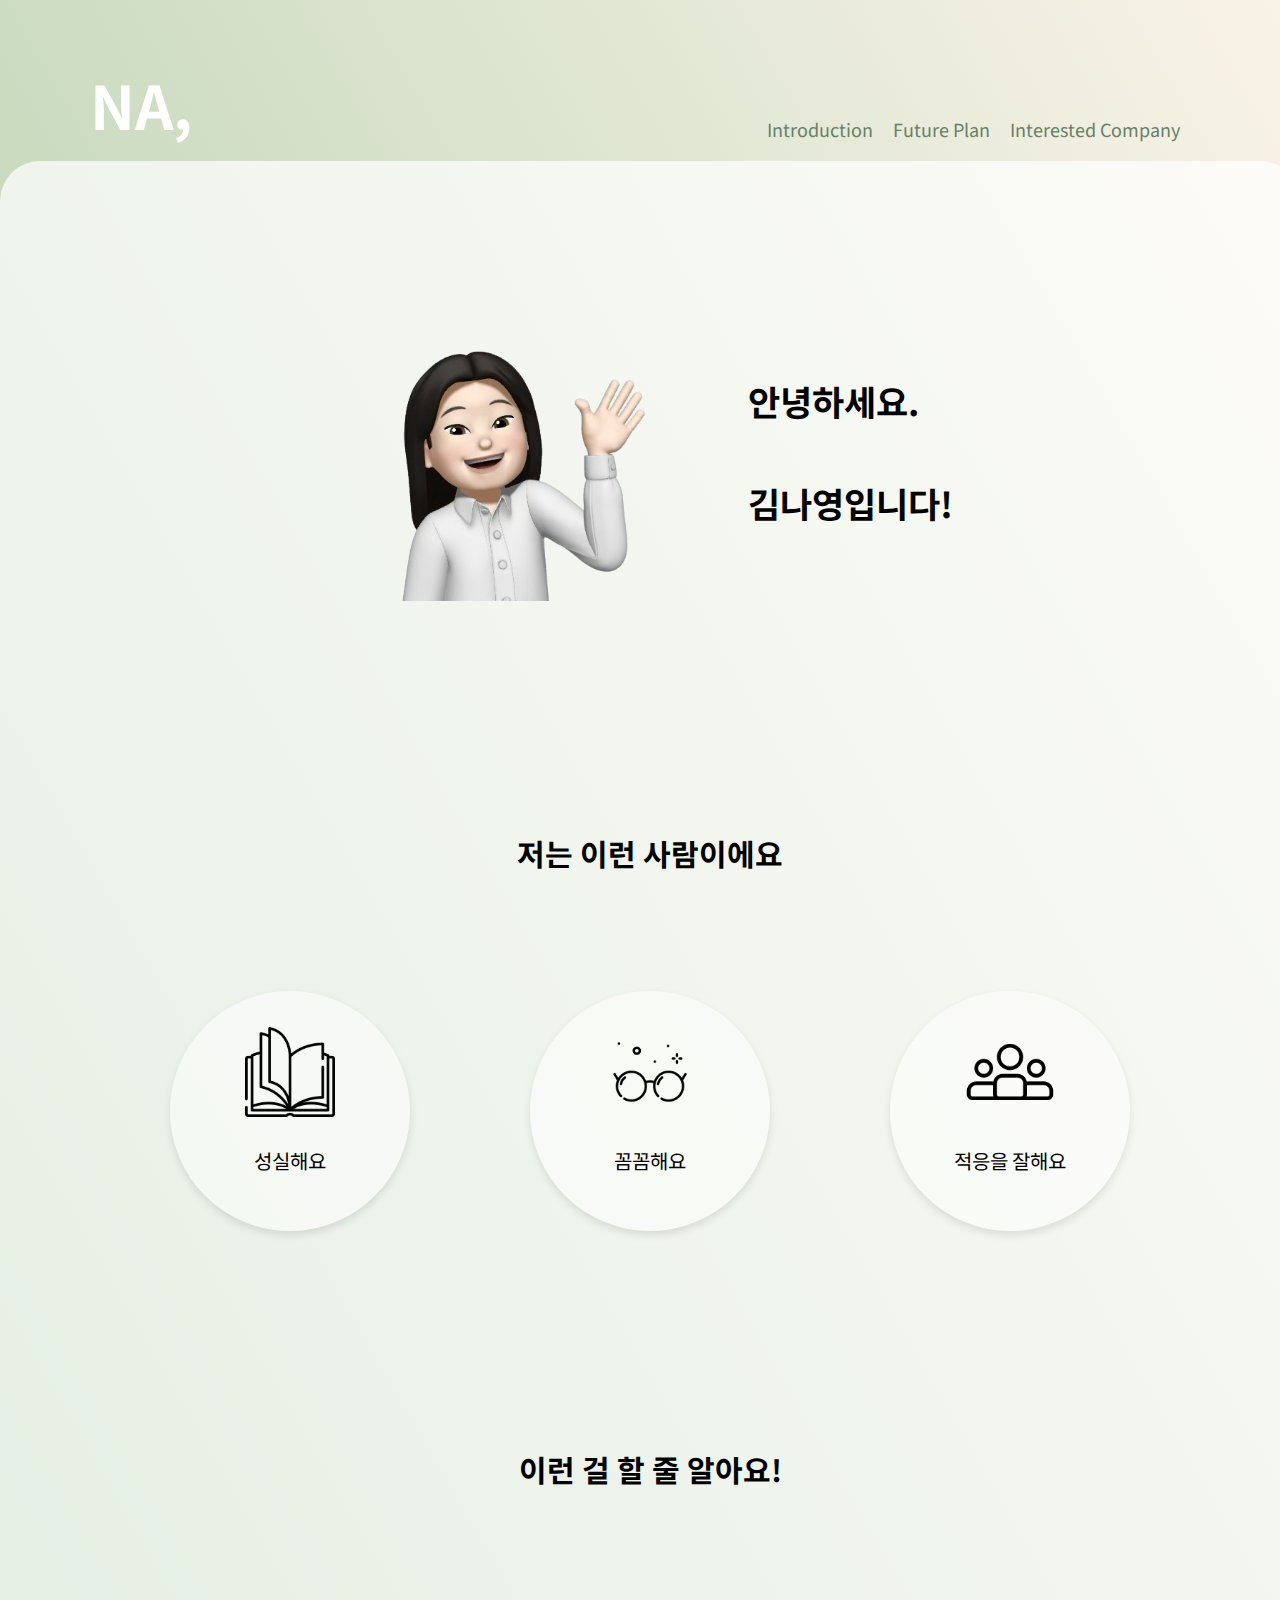
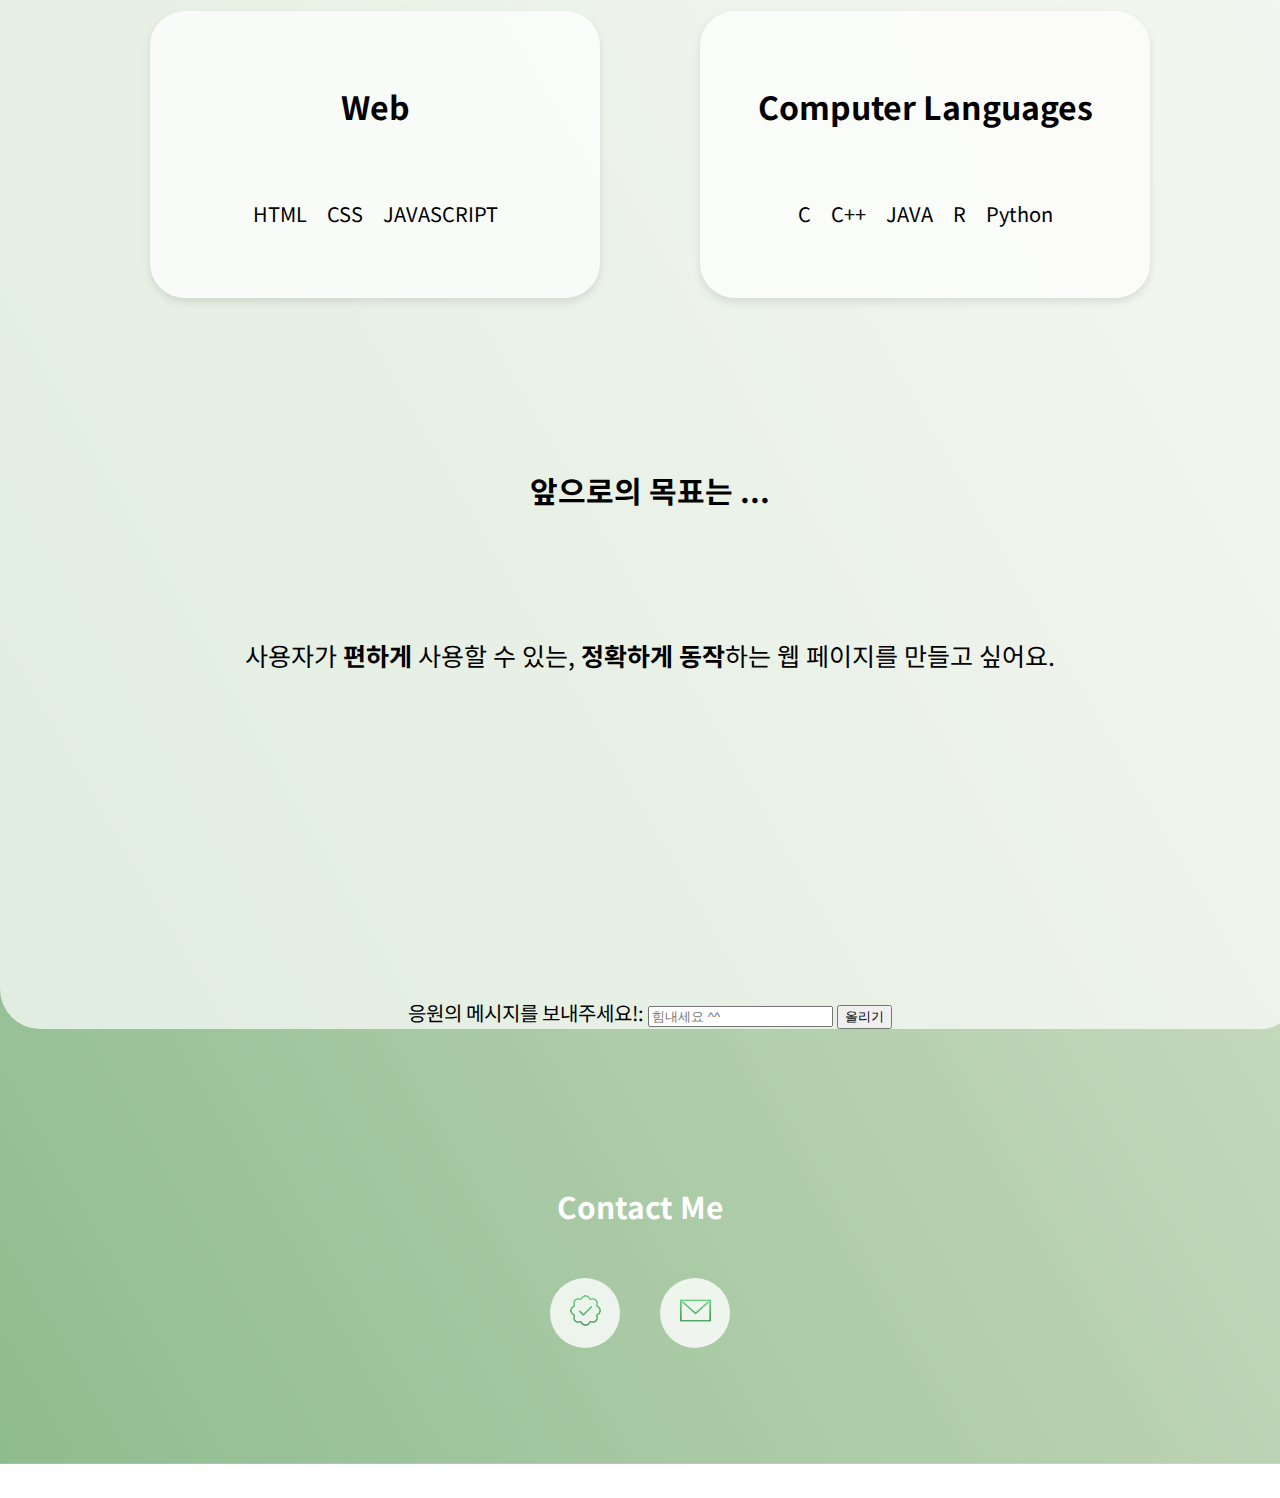
<file: index.html>
<!DOCTYPE html>
<html lang="en">
<head>
    <meta charset="UTF-8">
    <link rel="icon" href="pav.png">
    <link rel="preconnect" href="https://fonts.googleapis.com">
    <link rel="preconnect" href="https://fonts.gstatic.com" crossorigin>
    <link href="https://fonts.googleapis.com/css2?family=Nanum+Gothic&family=Noto+Sans+KR:wght@100..900&display=swap" rel="stylesheet">

    <title>PRESENTATION</title>
    
    <style>
        .nanum-gothic-regular {
            font-family: 'Nanum Gothic', sans-serif;
            font-weight: 400;
            font-style: normal;
        }
        html, body {
            margin: 0;
            padding: 0;
            font-family: 'Noto Sans KR', sans-serif;
            font-optical-sizing: auto;
            font-weight: weight;
            font-style: normal;
        }
        .header {
            margin-left: 90px;
            margin-top: -50px;
            position: relative;
            height: 150px;
        }
        
        .logo {
            font-size: 60px;
            color: white;
            cursor: pointer;
            position: absolute;
            top: 70px;
            left: 0;
            z-index: 1000;
        }
        .clock {
            display: none;
            position: absolute;
            top: 160px;
            left: 130px;
            font-size: 20px;
            color: white;
            animation: slideIn 1s forwards;
        }

        @keyframes slideIn{
            from{
                right: 0px;
            }
            to{
                right: -100;
            }
        }
        ul {
            list-style: none;
            text-align: center;
        }
        .menu_bar{
            margin-right: 80px;
        }
        .menu {
            float: right;
            margin-right: 20px;
            font-size: 18px;
            color: white;
        }
        .menu:hover {
            border-bottom: #d3e5d3;
            text-decoration: underline;
            text-decoration-thickness: 2px;
            text-decoration-color: #789e78;
        }
        .menu a {
            color: #678067;
            text-decoration: none;
        }
        body {
            font-family: 'Noto Sans KR', sans-serif;
            background: linear-gradient(60deg,#8FBC8F, #f9f3e7);
            background-size: cover;
            background-position: center center;
            background-repeat: no-repeat;
            min-height: 100vh;
            margin: 0%;
            padding: 0%;
        }
        .main {
            width: 1300px;
            height: auto;
            background-color: rgba(255,255,255,0.7);
            margin-left: auto;
            margin-right: auto;
            border-radius: 40px;
            position: relative;
            top: 45px;
            border: black;
        }
        .main_text {
            padding: 100px;
            position: relative;
        }
        .board_1 {
            display: flex;
            align-items: center;
            justify-content: center;
            margin-top: 40px;
            margin-bottom: 210px;
        }
        .introduction_1 {
            font-size: 35px;
            margin: 0;
            margin-left: 100px;
            animation-name: left_right;
            animation-duration: 4s;
        }
        @keyframes left_right {
            0%{ transform: translateX(0px); }
            50%, 100%{ transform: translateX(100px); }
        }
        .board_2 {
            display: flex;
            flex-direction: column;
            align-items: center;
            justify-content: center;
            margin-bottom: 120px;
        }
        .board_3 {
            display: flex;
            flex-direction: column;
            align-items: center;
            margin-bottom: 120px;
        }
        .b3_box_1, .b3_box_2 {
            display: flex;
            flex-direction: column;
            align-items: center;
            justify-content: center;
            margin: 50px;
            padding: 50px;
            background-color: rgba(255,255,255,0.7);
            border-radius: 35px;
            box-shadow: 0 4px 8px rgba(0,0,0,0.1);
            text-align: center;
            width: calc(100% - 40px);
        }
        .b3_box_1 .title, .b3_box_2 .title{
            margin-bottom: 50px;
        }
        .b3_box_1 .skills, .b3_box_2 .skills {
            display: flex;
            flex-direction: row;
            align-items: center;
        }
        .introduction_2 {
            font-size: 30px;
            text-align: center;
            margin-bottom: 40px;
        }
        .personality {
            display: flex;
            justify-content: center;
            list-style: none;
            padding: 0;
            width: 100%;
        }
        .p_1 {
            display: flex;
            flex-direction: column;
            align-items: center;
            text-align: center;
            margin: 80px;
            box-shadow: 0 4px 8px rgba(0,0,0,0.2);
            background-color: rgba(255,255,255,0.5);
            box-shadow: 0 4px 8px rgba(0,0,0,0.1);
            border-radius: 120px;
            padding: 20px;
            margin: 60px;
            display: flex;
            justify-content: center;
            align-items: center;
            width: 200px;
            height: 200px;
        }
        .p_1 img {
            margin-bottom: 5px;
        } 
        .p_1 p {
            margin-top: 0;
            font-size: 20px;
        }
        .introduction_3{
            font-size: 30px;
            margin-bottom: 70px;
        }
        .skill_boxes {
            display: flex;
            width: 100%;
            justify-content: center;
        }
        .board_4{
            text-align: center;
            margin-bottom: 100px;
        }
        .board_4 h1{
            font-size: 30px;
            margin-bottom: 100px;
        }
        .board_4_1{
            display: flex;
            flex-direction: row;
            justify-content: center;
            align-items: center;
            font-size: 25px;
        }
        .board_5{
            text-align: center;
            font-size: 20px;
            margin-top: 100px;
        }
        .contact{
            color: white;
            margin-top: 200px;
            display: flex;
            justify-content: center;
            padding: 0;
            font-size: 30px;
        }
        .info ul {
            display: flex;
            justify-content: center;
            padding: 0;
        }
        .icon {
            background-color: rgba(255,255,255,0.8);
            border-radius: 50px;
            padding: 20px;
            margin: 20px;
            margin-top: 30px;
            display: flex;
            justify-content: center;
            align-items: center;
            width: 30px;
            height: 30px;
            margin-bottom: 100px;
        }
        .skills{
            font-size: 20px;
        }
    </style>
</head>

<body>
    <script>
        function toggleClock() {
            var clock = document.getElementById("clock");
            if (clock.style.display === "none") {
                clock.style.display = "block";
                startClock();
            } else {
                clock.style.display = "none";
            }
        }

        function startClock() {
            var clock = document.getElementById("clock");
            timeout(clock);
        }

        function timeout(obj) {
            var current = new Date();
            obj.innerHTML = current.toLocaleTimeString();
            setTimeout(function() { timeout(obj) }, 1000);
        }

        function showAlert(event) {
            event.preventDefault();
            var input = document.querySelector('input[type="text"]');
            if (input.value.trim() === "") {
                alert("작성해주세요!");
            } else {
                alert(input.value);
            }
        }
    </script>

    <div class="header">
        <h1 class="logo" onclick="toggleClock()">NA,</h1>
        <div id="clock" class="clock"></div>
    </div>

    <nav class="menu_bar">
        <ul>
            <li class="menu">
                <a href="InterestedCompany.html">Interested Company</a>
            </li>
            <li class="menu">
                <a href="futureplan.html">Future Plan</a>
            </li>
            <li class="menu">
                <a href="information.html">Introduction</a>
            </li>
        </ul>
    </nav>

    <section>
        <div class="main">
            <div class="main_text">
                <div class="board_1">
                    <img src="img_1.png" id="img" width="300px" alt="프로필사진">
                    <h1 class="introduction_1">안녕하세요.<br><br>김나영입니다!</h1>
                </div>

                <div class="board_2">
                    <h1 class="introduction_2">저는 이런 사람이에요</h1>
                    <ul class="personality">
                        <li class="p_1">
                            <img src="free-icon-open-book-2702134.png" alt="Open book icon" width="90px"><br>
                            <p>성실해요</p>
                        </li>
                        <li class="p_1">
                            <img src="free-icon-eyeglasses-3290705.png" alt="Eyeglasses icon" width="90px"><br>
                            <p>꼼꼼해요</p>
                        </li>
                        <li class="p_1">
                            <img src="free-icon-leadership-8719385.png" alt="Leadership icon" width="90px"><br>
                            <p>적응을 잘해요</p>
                        </li>
                    </ul>
                </div>

                <div class="board_3">
                    <h1 class="introduction_3">이런 걸 할 줄 알아요!</h1>
                    <div class="skill_boxes">
                        <div class="b3_box_1">
                            <h1 class="title">Web</h1>
                            <div class="skills">
                                <p>HTML</p>
                                <p>&ensp;&ensp;CSS</h3>
                                <p>&ensp;&ensp;JAVASCRIPT</p>
                            </div>
                        </div>
                        <div class="b3_box_2">
                            <h1 class="title">Computer Languages</h1>
                            <div class="skills">
                                <p>C</h3>
                                <p>&ensp;&ensp;C++</p>
                                <p>&ensp;&ensp;JAVA</p>
                                <p>&ensp;&ensp;R</p>
                                <p>&ensp;&ensp;Python</p>
                            </div>
                        </div>
                    </div>
                </div>

                <div class="board_4">
                    <h1>앞으로의 목표는 ...</h1>

                    <div class = "board_4_1">
                        <p>사용자가 <strong>편하게</strong> 사용할 수 있는, <strong>정확하게 동작</strong>하는 웹 페이지를 만들고 싶어요.</p>
                    </div>

                </div>
            </div>
            <div class="board_5">
                <form onsubmit="showAlert(event)">
                    <label>응원의 메시지를 보내주세요!: <input type="text" placeholder="힘내세요 ^^"></label>
                    <button type="submit">올리기</button>
                </form>
            </div>
        </div>
        
        <div class="info">
            <h1 class="contact">Contact Me</h1>
            <ul>
                <li class="icon">
                    <a href="https://www.instagram.com/nxxgxr?igsh=MTFobzQ2c2g1dTliNw%3D%3D&utm_source=qr">
                        <img src="check_11263456.png" width="35px">
                    </a>
                </li>
                <li class="icon">
                    <a href="mailto:rlaskdud1010@gmail.com">
                        <img src="envelope_11263390.png" width="35px">
                    </a>
                </li>
            </ul>
        </div>   
    </section>
</body>
</html>
</file>
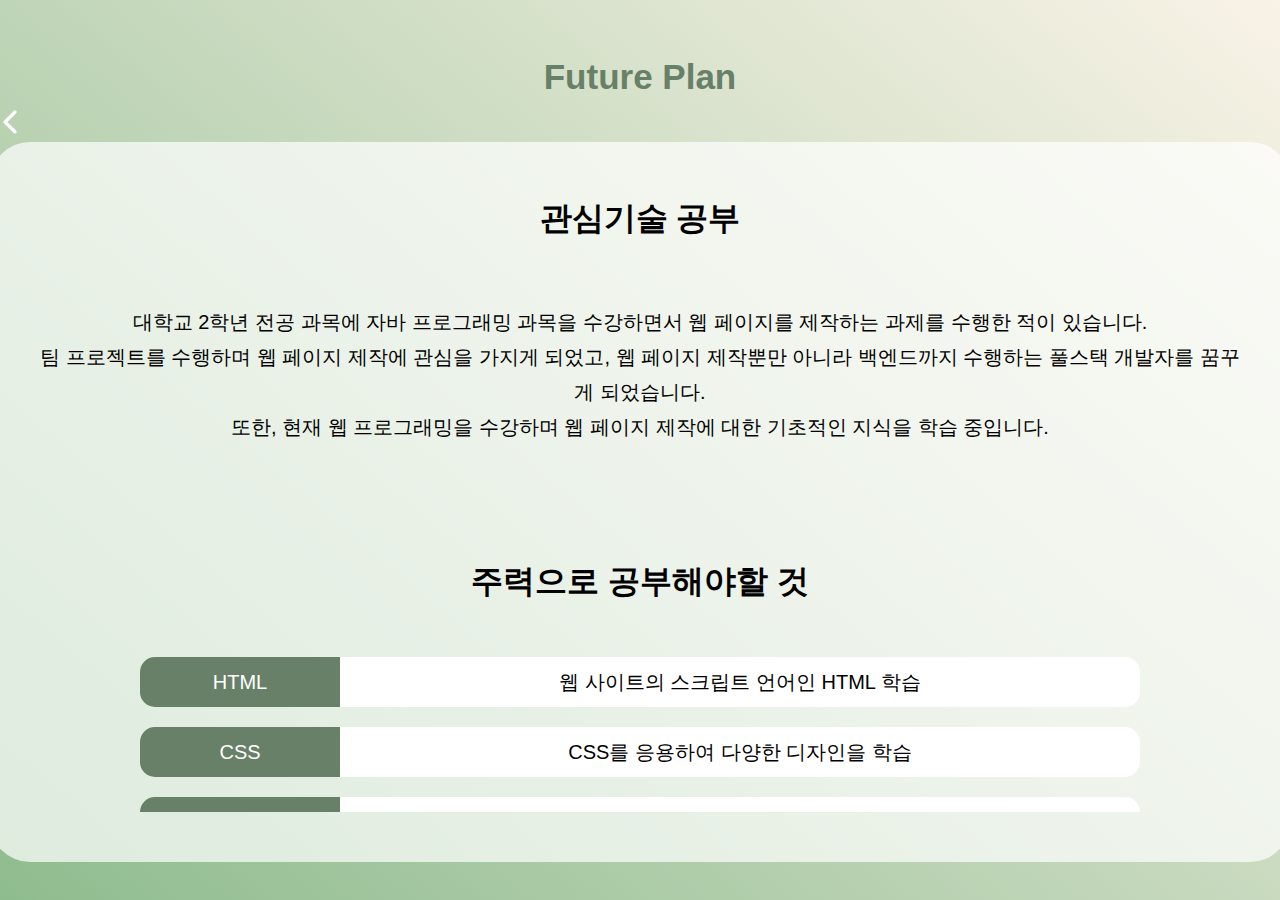
<file: futureplan.html>
<!DOCTYPE html>
<html lang="en">
<head>
    <meta charset="UTF-8">
    <link rel="icon" href="pav.png">
    <title>Future Plan</title>
    <style>
        html, body {
            margin: 0;
            padding: 0;
            height: 100%;
            overflow: hidden;
            font-family: 'Noto Sans KR', sans-serif;
        }
        body {
            background: linear-gradient(40deg,#8FBC8F, #f9f3e7);
            background-size: cover;
            background-position: center center;
            background-repeat: no-repeat;
            min-height: 100vh;
            margin: 0;
            padding: 0;
            background-attachment: fixed;
            display: flex;
            flex-direction: column;
            justify-content: center;
            align-items: center;
            line-height: 30px;
        }
        #home_logo {
            float: left;
        }
        .main_text {
            text-align: center;
            font-size: 60px;
            color: #678067;
            font-size: 35px;
            margin-bottom: 10px;
        }
        .main-wrapper {
            display: flex;
            justify-content: center;
            align-items: center;
            width: 1300px;
            height: auto;
        }
        .main-container {
            width: 100%;
            height: 80vh;
            background-color: rgba(255,255,255,0.7);
            border-radius: 40px;
            overflow: hidden;
            padding: 40px;
            box-sizing: border-box;
            display: flex;
            flex-direction: column;
        }
        .scroll-content {
            width: 100%;
            max-height: 60vh;
            overflow-y: scroll;
        }
        .main {
            width: 100%;
            height: 100%;
        }
        p {
            font-size: 20px;
            line-height: 35px;
        }
        .board_1{
            margin-bottom: 100px;
        }
        .board_1 h1 {
            text-align: center;
        }
        .board_1_text{
            text-align: center;
        }
        .board_3{
            margin-bottom: 100px;
        }
        .study-container {
            display: flex;
            flex-direction: column;
            align-items: center;
            justify-content: center;
            height: 100%;
            text-align: center;
        }
        .study {
            display: flex;
            flex-direction: column;
            justify-content: center;
            align-items: center;
        }
        .st_li-container {
            display: flex;
            flex-direction: row;
            align-items: center;
            justify-content: center;
            margin: 10px 0;
        }
        .st_li {
            width: 200px;
            height: 50px;
            display: flex;
            align-items: center;
            justify-content: center;
            text-align: center;
            font-size: 20px;
            background-color: #678067;
            color: white;
            border-radius: 15px 0 0 15px;
            margin: 0;
        }
        .st_li2 {
            width: 800px;
            height: 50px;
            display: flex;
            align-items: center;
            justify-content: center;
            text-align: center;
            font-size: 20px;
            background-color: #ffffff;
            color: black;
            border-radius: 0 15px 15px 0;
            margin: 0;
        }
        .scroll-content {
            width: 100%;
            max-height: 70vh;
            overflow-y: scroll;
        }
        .scroll-content::-webkit-scrollbar {
            width: 10px;
        }
        .scroll-content::-webkit-scrollbar-thumb {
            background: #678067;
            border-radius: 30px;
        }
        .scroll-content::-webkit-scrollbar-track {
            border-color: black;
        }
        .board_4{
            text-align: center;
            margin-bottom: 100px;
        }
        hr{
            color: white;
            border: 2px;
        }
        .plan_box {
            display: flex;
            justify-content: center;
            align-items: center;
            gap: 100px;
            text-align: center;
        }
        .plan {
            background-color: white;
            width: 200px;
            height: 200px;
            border-radius: 100px;
            font-size: 20px;
            text-align: center;
            display: flex;
            align-items: center;
            justify-content: center;
            margin: 10px;
        }
        .future_table{
            margin: 0 auto;
            padding:100px;
            text-align: center;
            line-height: 40px;
        }
        table {
            width: 100%;
            border-collapse: collapse;
        }
        th, td {
            border: 1px solid black;
            padding: 10px;
            font-size: 18px;
        }
        th {
            background-color: #678067;   
            color: white;
        }
        td{
            background-color: #ffffff;
        }

    </style>
</head>
<body>
    <section>
        <h1 class="main_text">Future Plan</h1>
        <a href="index.html">
            <img src="left.png" id="home_logo" alt="홈 로고" width="40px">
        </a>
        <div class="main-wrapper">
            <div class="main-container">
                <div class="scroll-content">
                    <div class="main">
                        <div class="scrollbar"> 
                        </div>
                        <div class="board_1">
                            <h1>관심기술 공부</h1>
                            <br>
                            <div class="board_1_text">
                                <p>대학교 2학년 전공 과목에 자바 프로그래밍 과목을 수강하면서 웹 페이지를 제작하는 과제를 수행한 적이 있습니다.<br>
                                    팀 프로젝트를 수행하며 웹 페이지 제작에 관심을 가지게 되었고, 웹 페이지 제작뿐만 아니라 백엔드까지 수행하는 풀스택 개발자를 꿈꾸게 되었습니다.<br>
                                    또한, 현재 웹 프로그래밍을 수강하며 웹 페이지 제작에 대한 기초적인 지식을 학습 중입니다.
                                    <br>
                                </p>
                            </div>
                        </div>

                        <div class="board_3">
                            <div class="study-container">
                                <h1>주력으로 공부해야할 것</h1>
                                <br>
                                <div class="study">
                                    <div class="st_li-container">
                                        <div class="st_li">HTML</div>
                                        <div class="st_li2">웹 사이트의 스크립트 언어인 HTML 학습</div>
                                    </div>
                                    <div class="st_li-container">
                                        <div class="st_li">CSS</div>
                                        <div class="st_li2">CSS를 응용하여 다양한 디자인을 학습</div>
                                    </div>
                                    <div class="st_li-container">
                                        <div class="st_li">JavaScript</div>
                                        <div class="st_li2">JavaScript를 활용하여 객체의 동작이나 웹 페이지 기능 구현 학습</div>
                                    </div>
                                    <div class="st_li-container">
                                        <div class="st_li">React</div>
                                        <div class="st_li2">React를 사용하여 사용자 인터페이스를 효율적으로 구축하는 방법 학습</div>
                                    </div>
                                    <div class="st_li-container">
                                        <div class="st_li">Node.js</div>
                                        <div class="st_li2">Node.js 사용하여 서버를 활용 방법 학습</div>
                                    </div>
                                </div>
                            </div>
                        </div>
                        <div class="board_4">
                            <h1>목표 계획</h1>
                            <br>
                            <div class = "plan_box">
                                <h2 class = "plan">웹 개발 언어 학습</h2>
                                <h2 class = "plan">정보처리기사<br>자격증 취득</h2>
                                <h2 class = "plan">풀스택 개발자<br>국비 프로그램 참여</h2>
                            </div>

                            <div class="board_2">
                                <p><br>위는 제가 대학 졸업 전에 이룰 목표들입니다.<br><br>정보처리기사에 응시하려면 4학년 1학기 이상이어야 가능하므로, 그전까지는 웹 공부에 치중할 생각입니다.<br>
                                현재까지 통틀어 보았을 때 제가 가장 부족한 면은 학점이므로 전공 공부에 집중하여 학점을 올리려 노력하고 있습니다.<br>
                                4학년 학기 시작 이후에는 실무에 필요한 교육인 풀스택 국비 프로그램에 지원하여 풀스택 개발 교육을 목표로 하고 있습니다.<br>
                                </p>
                            </div>
                        </div>

                        <div class = "future_table">
                            <h1>계획표</h1>
                            <table>
                                <thead>
                                    <tr><th>항목</th><th>내용</th></tr>
                                </thead>
                                <tbody>
                                    <tr>
                                        <th rowspan="4">3학년</th>
                                        <td>스크립트 언어 학습</td>
                                    </tr>
                                    <tr>
                                        <td>node.js 학습</td>
                                    </tr>
                                    <tr>
                                        <td>AWS 교육 수강(7월 1일부터 ~ 7월 30일까지)</td>
                                    </tr>
                                    <tr>
                                        <td>노동고용부 주최 공공데이터 공모전 참여(진행 중)</td>
                                    </tr>
                                    <tr>
                                        <th rowspan="4">4학년</th>
                                    </tr>
                                        <tr>
                                            <td>취업할 기업 결정</td>
                                        </tr>
                                        <tr>
                                            <td>정보처리기사 취득</td>
                                        </tr>
                                        <tr>
                                            <td>풀스택 개발자 국비 프로그램 지원</td>
                                        </tr>
                                </tbody>
                            </table>
                    </div>
                </div>
            </div>
        </div>
    </section>
</body>
</html>
</file>
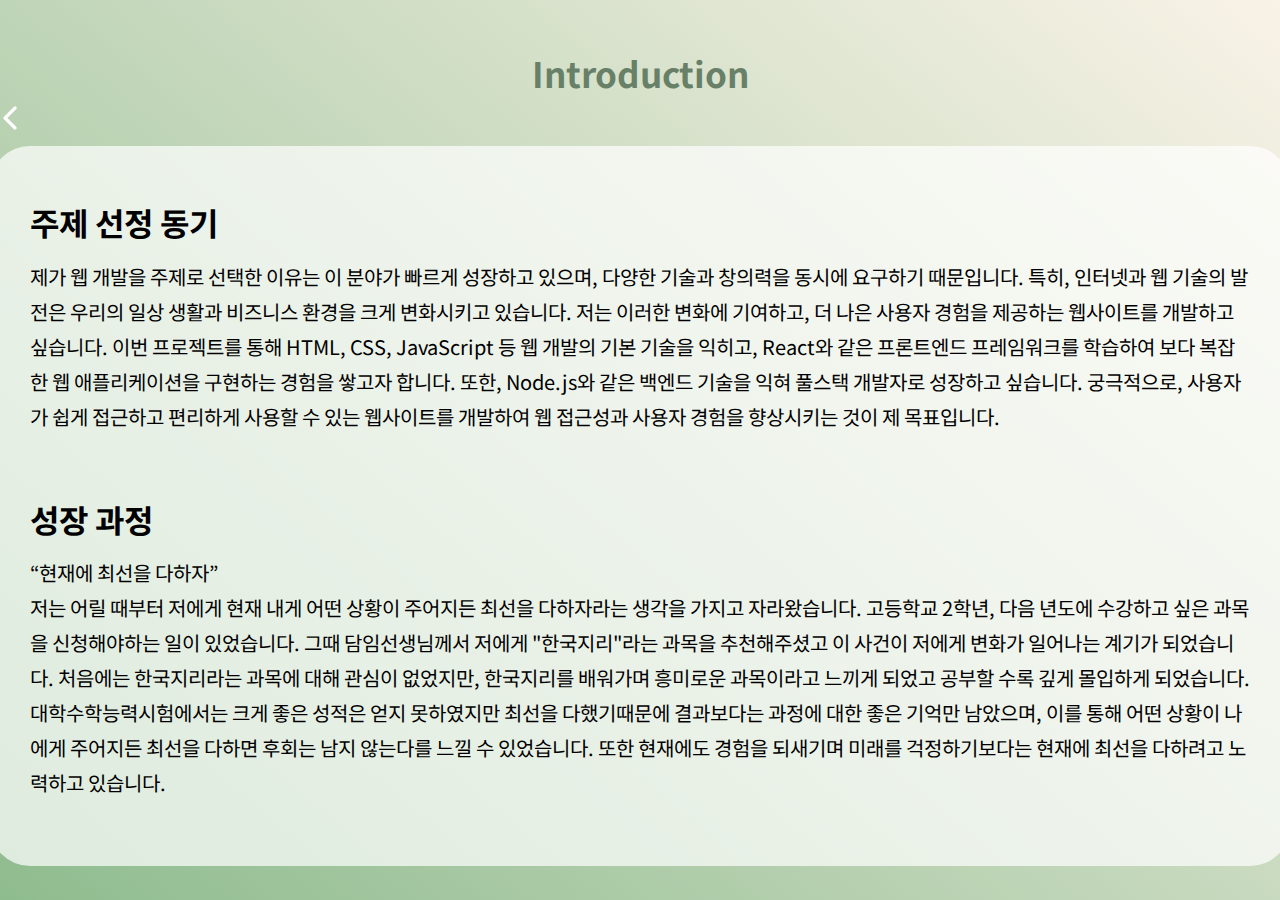
<file: information.html>
<!DOCTYPE html>
<html lang="en">
<head>
    <meta charset="UTF-8">
    <link href="https://fonts.googleapis.com/css2?family=Nanum+Gothic&family=Noto+Sans+KR:wght@100..900&display=swap" rel="stylesheet">
    <link rel="icon" href="pav.png">
    <title>자기소개</title>
    <style>
        html, body {
            margin: 0;
            padding: 0;
            height: 100%;
            overflow: hidden;
            font-family: 'Noto Sans KR', sans-serif;
        }
        body {
            background: linear-gradient(40deg,#8FBC8F, #f9f3e7);
            background-size: cover;
            background-position: center center;
            background-repeat: no-repeat;
            min-height: 100vh;
            margin: 0;
            padding: 0;
            background-attachment: fixed;
            display: flex;
            flex-direction: column;
            justify-content: center;
            align-items: center;
            line-height: 30px;
        }
        .main_text {
            text-align: center;
            font-size: 60px;
            color: #678067;
            font-size: 35px;
            margin-bottom: 10px;
        }
        .main-wrapper {
            display: flex;
            justify-content: center;
            align-items: center;
            width: 1300px;
            height: auto;
        }
        .main-container {
            width: 100%; 
            height: 80vh;
            background-color: rgba(255,255,255,0.7);
            border-radius: 40px;
            overflow: hidden;
            padding: 40px;
            box-sizing: border-box;
            display: flex;
            flex-direction: column;
        }
        .scroll-content {
            width: 100%;
            max-height: 70vh;
            overflow-y: scroll;
        }
        .main {
            width: 100%;
            height: 100%;
        }
        p {
            font-size: 20px;
            line-height: 35px;
        }
        .scroll-content {
            width: 100%;
            overflow-y: scroll;
        }
        .scroll-content::-webkit-scrollbar {
            width: 10px; 
        }

    
        .scroll-content::-webkit-scrollbar-thumb {
            background: #678067;
            border-radius: 30px; 
        }

      
        .scroll-content::-webkit-scrollbar-track {
            border-color: black;
        }
        .board_1{
            margin-bottom: 70px;
        }
        .board_2{
            margin-bottom: 70px;
        }
        .board_3{
            margin-bottom: 70px;
        }
        .board_4{
            margin-bottom: 70px;
        }
        .board_5{
            margin-bottom: 70px;
        }
        .board_6{
            margin-bottom: 70px;
        }
    </style>
</head>
<body>
    <section>
        <h1 class="main_text">Introduction</h1>
        <a href="index.html">
            <img src="left.png" id="home_logo" alt="홈 로고" width="40px">
        </a>
        <div class="main-wrapper">
            <div class="main-container">
                <div class="scroll-content">
                    <div class="main">
                        <div class="board_1">
                            <h1>주제 선정 동기</h1>
                            <p>제가 웹 개발을 주제로 선택한 이유는 이 분야가 빠르게 성장하고 있으며, 다양한 기술과 창의력을 동시에 요구하기 때문입니다. 
                                특히, 인터넷과 웹 기술의 발전은 우리의 일상 생활과 비즈니스 환경을 크게 변화시키고 있습니다. 저는 이러한 변화에 기여하고, 
                                더 나은 사용자 경험을 제공하는 웹사이트를 개발하고 싶습니다.
                                이번 프로젝트를 통해 HTML, CSS, JavaScript 등 웹 개발의 기본 기술을 익히고, 
                                React와 같은 프론트엔드 프레임워크를 학습하여 보다 복잡한 웹 애플리케이션을 구현하는 경험을 쌓고자 합니다. 
                                또한, Node.js와 같은 백엔드 기술을 익혀 풀스택 개발자로 성장하고 싶습니다.
                                궁극적으로, 사용자가 쉽게 접근하고 편리하게 사용할 수 있는 웹사이트를 개발하여 
                                웹 접근성과 사용자 경험을 향상시키는 것이 제 목표입니다.</p>
                        </div>
                        <div class="board_2">
                            <h1>성장 과정</h1>
                            <p>“현재에 최선을 다하자”<br>
                                저는 어릴 때부터 저에게 현재 내게 어떤 상황이 주어지든 최선을 다하자라는 생각을 가지고 자라왔습니다.
                                고등학교 2학년, 다음 년도에 수강하고 싶은 과목을 신청해야하는 일이 있었습니다. 그때 담임선생님께서 저에게 "한국지리"라는 과목을 추천해주셨고 이 사건이 저에게
                                변화가 일어나는 계기가 되었습니다. 처음에는 한국지리라는 과목에 대해 관심이 없었지만, 한국지리를 배워가며 흥미로운 과목이라고 느끼게 되었고 공부할 수록 깊게 몰입하게 되었습니다.
                                대학수학능력시험에서는 크게 좋은 성적은 얻지 못하였지만 최선을 다했기때문에 결과보다는 과정에 대한 좋은 기억만 남았으며, 이를 통해 어떤 상황이 나에게 주어지든 최선을 다하면 후회는 남지 않는다를 느낄 수 있었습니다.
                                또한 현재에도 경험을 되새기며 미래를 걱정하기보다는 현재에 최선을 다하려고 노력하고 있습니다.
                                <br><br>

                                "도전하는 삶을 살자"<br>
                                어릴 때부터 내성적이었던 탓에 도전해보지 못한 일이 많았습니다. 속으로는 하고 싶다 라고 생각하지만 겉으로는 표현하지 않는 성격을 가지고 있던 저는 이런 성격을 고쳐보고자
                                대학교에 들어온 이후 많은 것에 도전해보았습니다. 처음은 동아리 신청이었습니다.
                                결과는 좋지 못했습니다. 하지만 처음 접해 본 면접이었고 학교에 들어온 이후 저에겐 큰 도전이었기 때문에 좋은 경험이 될 수 있었습니다.
                                대학교 2학년, 저는 코딩 실력이 부족하다고 생각이 들어 소규모로 운영하는 코딩 모임에서 활동한 적이 있었습니다.
                                동아리에서 활동을 하며 사람들이랑도 많은 대화를 할 수 있었고, 동아리원과 함께 교육도 들으며 실무 지식을 얻을 수 있었습니다.
                                이러한 경험을 바탕으로 저는 새로운 도전에 익숙해질 수 있게 되었고, "도전하지 않고 얻을 수 있는 것은 없다"를 깨닫게 되었습니다.
                                <br>
                            </p>
                        </div>
                        <div class="board_3">
                            <h1>이루고 싶은 목표</h1>
                            <p>저는 제 전공 학습과정에서 HTML, CSS, JAVASCRIPT 를 접할 수 있었고, 이를 통해 웹 개발이라는 분야에 관심을 가지게 되었습니다.
                                웹 페이지를 공부하며 사람들이 웹 사이트에 접속하였을 때 본인이 원하는 기능을 편하게 찾을 수 있는, 정확하게 동작하는 웹 사이트를 구현하고 싶다는 생각을 했습니다.
                                일전에 연세가 있는 노인 분들이 웹 사이트를 사용하며 어려움을 겪는 것을 본 적이 있습니다.
                                이런 모습을 보며 저는 인터넷에 익숙하지 않은 사람들에게도 사용하기 편한 인터페이스를 만들어보고 싶다고 생각했습니다. 
                                저는 사람들이 어려움을 겪지 않고 웹 사이트를 이용할 수 있는 웹을 개발하고 싶습니다.
                                이를 위해 사용자 경험과 접근성에 대한 깊은 이해를 바탕으로, 누구나 쉽게 접근하고 이용할 수 있는 웹사이트를 만드는 것이 목표입니다.
                                앞으로 React와 같은 프론트엔드 프레임워크를 학습하고, Node.js와 같은 백엔드 기술에도 도전하여 풀스택 개발자로 성장할 계획입니다.
                            </p>
                        </div>
                        <div class="board_4">
                            <h1>최근 사회 이슈, 자신의 견해 기술</h1>
                            <p>
                                <iframe width="560" height="315" src="https://www.youtube.com/embed/lSvWmg1gs1c?si=LR5JZHOn7kdxhW3a" title="YouTube video player" frameborder="0" allow="accelerometer; autoplay; clipboard-write; encrypted-media; gyroscope; picture-in-picture; web-share" referrerpolicy="strict-origin-when-cross-origin" allowfullscreen></iframe><br>
                                생성형 AI란 독창적인 콘텐츠를 생성할 수 있는 컴퓨터 모델을 중심으로 하는 인공 지능의 한 분야입니다. 최근 들어 많이 사용하는 생성형 AI에는 대표적으로 챗지피티가 있습니다.
                                AI가 대중화되면서 개인정보에 대한 문제점이 대두되고 있습니다. 유튜브와 같은 미디어 플랫폼을 확인하였을 때, 유명 연예인을 합성하여 춤추는 영상을 짜깁하거나 혹은 연예인 AI 노래 커버 등
                                AI로 만든 여러 컨텐츠가 올라오고 있습니다. 이러한 안공지능을 기반으로 한 이미지 합성 기술을 "딥페이크" 라고 부릅니다.<br><br>
                                
                                딥페이크 기술의 기반은 2014년에 등장한 머신러닝 기술인 "적대관계신경망(GAN)"입니다. 생성모델과 분류모델로 구분되며 갹 모델의 학습을 반복하는 거칩니다.
                                이 과정을 반복하면서 원본과의 구별이 불가능할 정도로의 합성영상이 만들어진다고 합니다.
                                최근 딥페이크 기술을 악용하는 사례가 많아지고 있습니다. 네덜란드 보안연구 기업인 '딥트레이스' 보고서에 따르면 온라인상에 존재하는 딥페이크 영상 중 96퍼센트가 음란물이라고 합니다.
                                이러한 사례처럼 앞으로는 더욱더 딥페이크를 활용한 범죄는 늘어날 것입니다. 이런 범죄를 예방하기 위해 AI 사용에 규제가 필요하다고 생각합니다.
                                AI를 활용한다면 새로운 경험과 즐거움 혹은 지식을 얻을 수 있지만, 만약 이를 아무런 규제 없이 모든 곳에 사용하게 된다면 악성 범죄에 이용될 것입니다.<br><br>

                                하지만 부정적인 사례만 있는 것은 아닙니다. 2020년 12월, 음악채널 엠넷에서 '다시 한 번'이라는 프로그램을 통해 거북이라는 그룹의 리더인 김현식의 무대를 재현했습니다.
                                이를 통해 사람들은 예전 가수를 다시 추모하며 추억을 그릴 수 있었습니다. 이처럼 AI는 다양한 컨텐츠를 창작하고 이를 통해 다른 사람들과 좋은 경험을 공유합니다.
                                또한 AI를 대중들에게 쉽게 접할 수 있도록 기술적인 경험을 제공합니다.<br><br>

                                이런 좋은 사례들처럼 긍정적인 부분을 발전할 수 있도록 하려면 AI 사용에 대한 적당한 규제와 처벌의 가중화가 필요합니다.
                                악용되는 모든 사례를 처벌할 수는 없겠지만 AI 사용이 급증한 현재에 중요한 방안이 될 것입니다.
                                또한 AI를 개발하며 딥페이크 기술을 구별할 수 있는 기술의 발전이 필요합니다.
                                사진과 영상이 진짜인지 가짜인지 진위 여부를 판단하여 구별해낼 수 있는 기술이 발전을 한다면 가짜 뉴스, 가짜 영상에 소비하지 않을 수 있게 될 것입니다.
                            </p>
                        </div>
                        <div class="board_5">
                            <h1>프로젝트 / 과제 중 기술적으로 가장 어려웠던 부분과 해결 방안에 대해 서술</h1>
                            <p>
                                이전에 과제를 하며 부모, 자식 상속 관계 부분을 이해하는데 과정에서 어려움을 겪었습니다.
                                상속 관계는 많은 언어에서 사용되는 가장 기본적인 구조이기 때문에 그만큼 사용 수가 빈번하여 과제를 해결할 때에 고생할 수 밖에 없었습니다.
                                하지만 학교에서 강의를 들으며 모르는 부분을 이해하려고 노력하였고, 과제를 하며 구글링을 통해 상속 문제를 해결할 수 있었습니다.
                                구글링 뿐만 아니라 동기들과 함께 모르는 문제를 물어보고 답해주며 서로 멘토 멘티 역할을 할 수 있었습니다.
                                이를 통해 제가 어려웠던 상속 관계 문제들을 해결할 수 있었으며, 서로 협동하여 과제를 풀며 협동심을 기르고 구글링 실력을 키울 수 있었습니다.
                            </p>
                        </div>
                        <div class="board_6">
                            <h1>본인 역량에 대해 자유롭게 기술</h1>
                            <p>
                                저는 HTML, CSS, JavaScript를 이용하여 간단한 웹 페이지와 상호작용하는 웹 애플리케이션을 제작할 수 있습니다.
                                HTML을 통해 웹 페이지의 구조를 설계하고, CSS를 사용하여 스타일링과 레이아웃을 구현하며, JavaScript를 통해 동적인 기능을 추가하는 방법을 배우고 있습니다.
                                이러한 기초 기술을 바탕으로 다양한 프로젝트를 진행하며 실력을 키우고 있습니다. 또한, 전공 과목으로 웹 프로그래밍을 수강하며 기초적인 웹 개발 지식을 넓혀나가고 있습니다.
                                현재 스스로 웹 페이지의 구조에 대해 학습하며 웹 사이트를 만들어 보며 자기주도학습을 통해 지식을 더욱 확고히 하고 있습니다.
                                더욱더 학습에 매진하여 웹 페이지를 완벽하게 만들 수 있는 풀스택 개발자로 거듭날 것입니다.
                            </p>
                        </div>
                    </div>
                </div>
            </div>
        </div>
    </section>
</body>
</html>
</file>
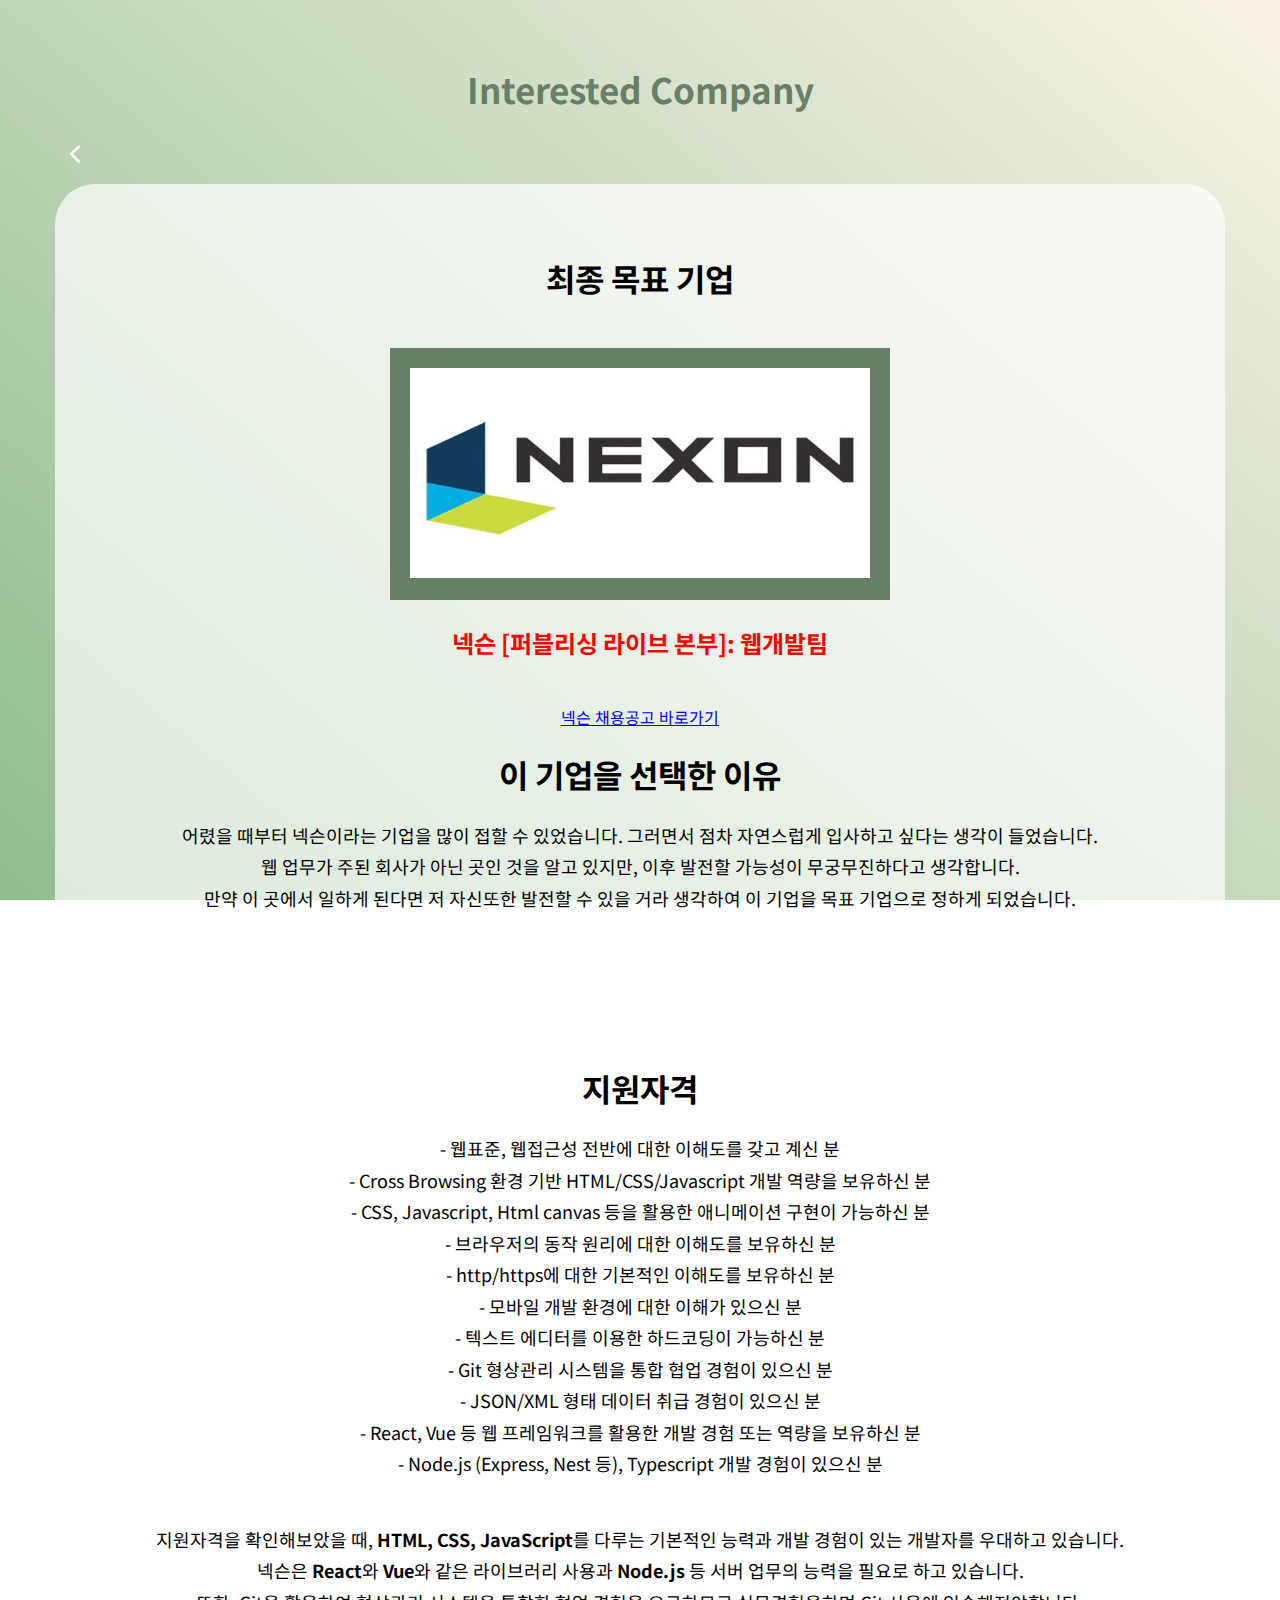
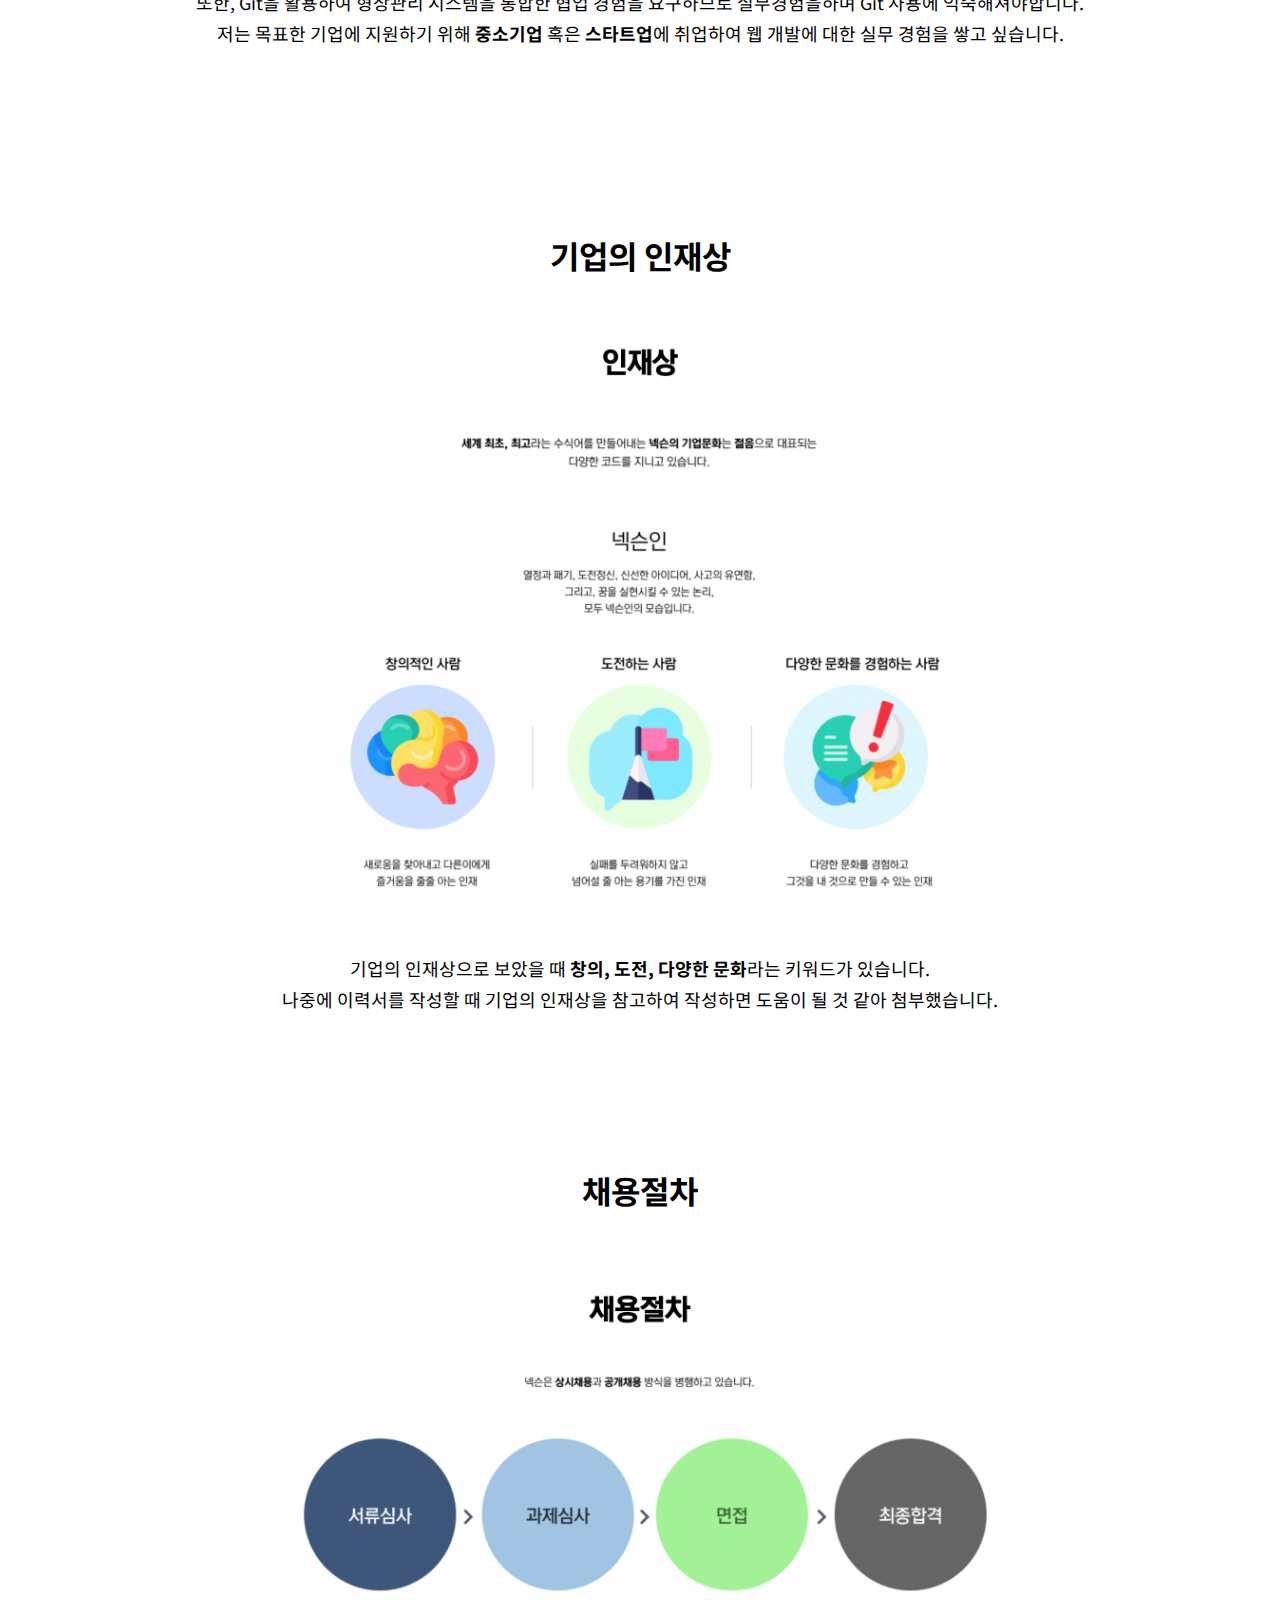
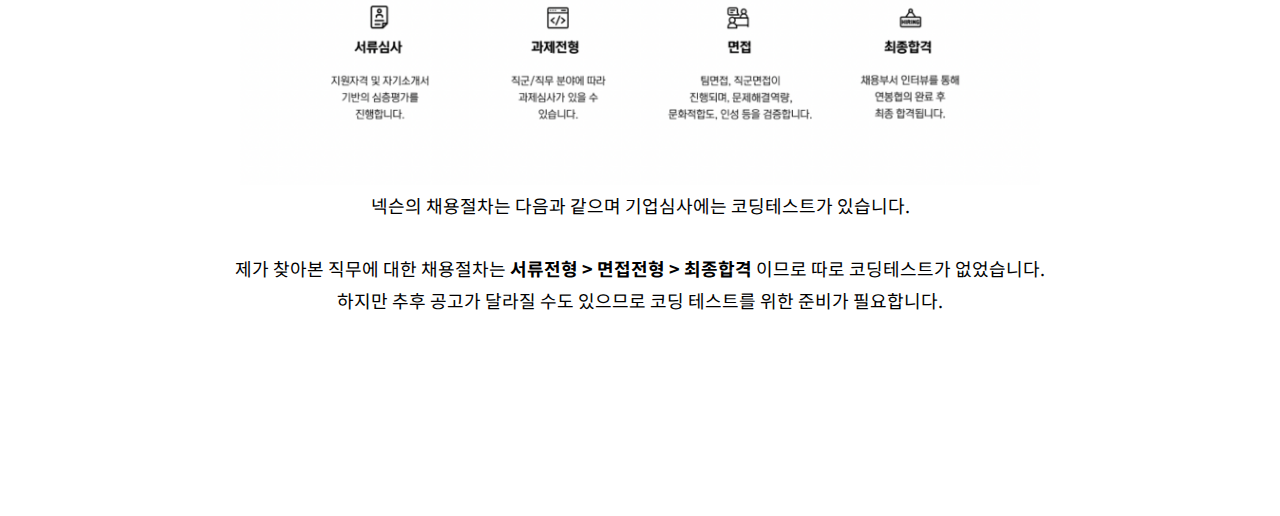
<file: InterestedCompany.html>
<!DOCTYPE html>
<html lang="en">
<head>
    <meta charset="UTF-8">
    <link rel="icon" href="pav.png">
    <title>관심기업</title>
    <link href="https://fonts.googleapis.com/css2?family=Nanum+Gothic&family=Noto+Sans+KR:wght@100..900&display=swap" rel="stylesheet">
    <style>
        html, body {
            margin: 0;
            padding: 0;
            font-family: 'Noto Sans KR', sans-serif;
        }
        body {
            background: linear-gradient(40deg,#8FBC8F, #f9f3e7);
            background-size: cover;
            background-position: center center;
            background-repeat: no-repeat;
            min-height: 100vh;
            margin: 0;
            padding: 0;
            background-attachment: fixed;
            line-height: 1.5;
        }
        p {
            font-size: 18px;
            line-height: 1.75; 
            margin: 0 0 20px 0; 
        }
        .c_n{
            color: red;
        }
        #home_logo {
            float: left;
            margin-left: 60px;
        }
        .main_text {
            font-size: 60px;
            color:#678067;
            text-align: center;
            padding-top: 40px;
            font-size: 35px;
        }
        .main {
            padding: 40px;
            background-color: rgba(255,255,255,0.7);
            margin: 55px;
            margin-top: 0px;
            border-radius: 40px;
            position: relative;
            top: 45px;
            border: black;
            text-align: center;
        }
        p{
            text-align: center;
        }
        .board_1 {
            margin-top: 30px;
            margin-bottom: 150px;
        }
        .board_2 {
            margin-bottom: 150px;
        }
        .board_3 {
            margin-bottom: 150px;
        }
        .board_4 {
            margin-bottom: 150px;
        }
       
    </style>
    
</head>
<body>
    <script>
        function load(URL){
            window.open(URL, "window", "left = 500, top = 500, width = 1000, height = 1000");
        }

        function m_d(o){
            o.style.fontStyle = "italic";
        }
    </script>
    <section>
        <h1 class="main_text">Interested Company</h1>
        <a href="index.html">
            <img src="left.png" id="home_logo" alt="홈 로고" width="30px">
        </a>
        <div class="main">
            <div class="board_1">
                <h1>최종 목표 기업</h1>
                <br>
                <canvas id="myCanvas" style="background-color: #678067;" width="500" height="252"></canvas>
                <h2 class="c_n">넥슨 [퍼블리싱 라이브 본부]: 웹개발팀</h2><br>
                
                <a href = "javascript:load('https://career.nexon.com/user/recruit/member/postList?joinCorp=NX')">
                    <span onmousedown="m_d(this)">넥슨 채용공고 바로가기<span>
                </a>
                
                    
                <h1>이 기업을 선택한 이유</h1>
                <p>
                    어렸을 때부터 넥슨이라는 기업을 많이 접할 수 있었습니다. 그러면서 점차 자연스럽게 입사하고 싶다는 생각이 들었습니다.<br>
                    웹 업무가 주된 회사가 아닌 곳인 것을 알고 있지만, 이후 발전할 가능성이 무궁무진하다고 생각합니다.<br>
                    만약 이 곳에서 일하게 된다면 저 자신또한 발전할 수 있을 거라 생각하여 이 기업을 목표 기업으로 정하게 되었습니다.
                </p>
            </div>

            <div class="board_2">
                <h1>지원자격</h1>
                <p>
                    - 웹표준, 웹접근성 전반에 대한 이해도를 갖고 계신 분<br>
                    - Cross Browsing 환경 기반 HTML/CSS/Javascript 개발 역량을 보유하신 분<br>
                    - CSS, Javascript, Html canvas 등을 활용한 애니메이션 구현이 가능하신 분<br>
                    - 브라우저의 동작 원리에 대한 이해도를 보유하신 분<br>
                    - http/https에 대한 기본적인 이해도를 보유하신 분<br>
                    - 모바일 개발 환경에 대한 이해가 있으신 분<br>
                    - 텍스트 에디터를 이용한 하드코딩이 가능하신 분<br>
                    - Git 형상관리 시스템을 통합 협업 경험이 있으신 분<br>
                    - JSON/XML 형태 데이터 취급 경험이 있으신 분<br>
                    - React, Vue 등 웹 프레임워크를 활용한 개발 경험 또는 역량을 보유하신 분<br>
                    - Node.js (Express, Nest 등), Typescript 개발 경험이 있으신 분<br>
                </p>
                <br>
                <p>지원자격을 확인해보았을 때, <strong>HTML, CSS, JavaScript</strong>를 다루는 기본적인 능력과 개발 경험이 있는 개발자를 우대하고 있습니다.<br>
                    넥슨은 <strong>React</strong>와 <strong>Vue</strong>와 같은 라이브러리 사용과 <strong>Node.js</strong> 등 서버 업무의 능력을 필요로 하고 있습니다.<br>
                    또한, Git을 활용하여 형상관리 시스템을 통합한 협업 경험을 요구하므로 실무경험을하며 Git 사용에 익숙해져야합니다.<br>
                    저는 목표한 기업에 지원하기 위해 <strong>중소기업</strong> 혹은 <strong>스타트업</strong>에 취업하여 웹 개발에 대한 실무 경험을 쌓고 싶습니다.<br><br>
                </p>
            </div>

            <div class="board_3">
                <h1>기업의 인재상</h1>
                <img src="nexon_ideal.png" width="800px">
                <p>기업의 인재상으로 보았을 때 <strong>창의, 도전, 다양한 문화</strong>라는 키워드가 있습니다.<br>나중에 이력서를 작성할 때 기업의 인재상을 참고하여 작성하면 도움이 될 것 같아 첨부했습니다.</p>
            </div>

            <div class="board_4">
                <h1>채용절차</h1>
                <img src="nexon_procedure.png" width="800px">
                <p>
                    넥슨의 채용절차는 다음과 같으며 기업심사에는 코딩테스트가 있습니다.<br><br>
                    제가 찾아본 직무에 대한 채용절차는 <strong>서류전형 > 면접전형 > 최종합격</strong> 이므로 따로 코딩테스트가 없었습니다.<br>
                    하지만 추후 공고가 달라질 수도 있으므로 코딩 테스트를 위한 준비가 필요합니다.</p>
                </p>
            </div>
        </div>
    </section>

    <script>
        window.onload = function() {
            var canvas = document.getElementById("myCanvas");
            var context = canvas.getContext("2d");

            var img = new Image();
            img.onload = function() {
                context.drawImage(img, 20, 20, 460, 210);
            };
            img.src = "nexon_logo.jpeg";
        };
    </script>
</body>
</html>
</file>
